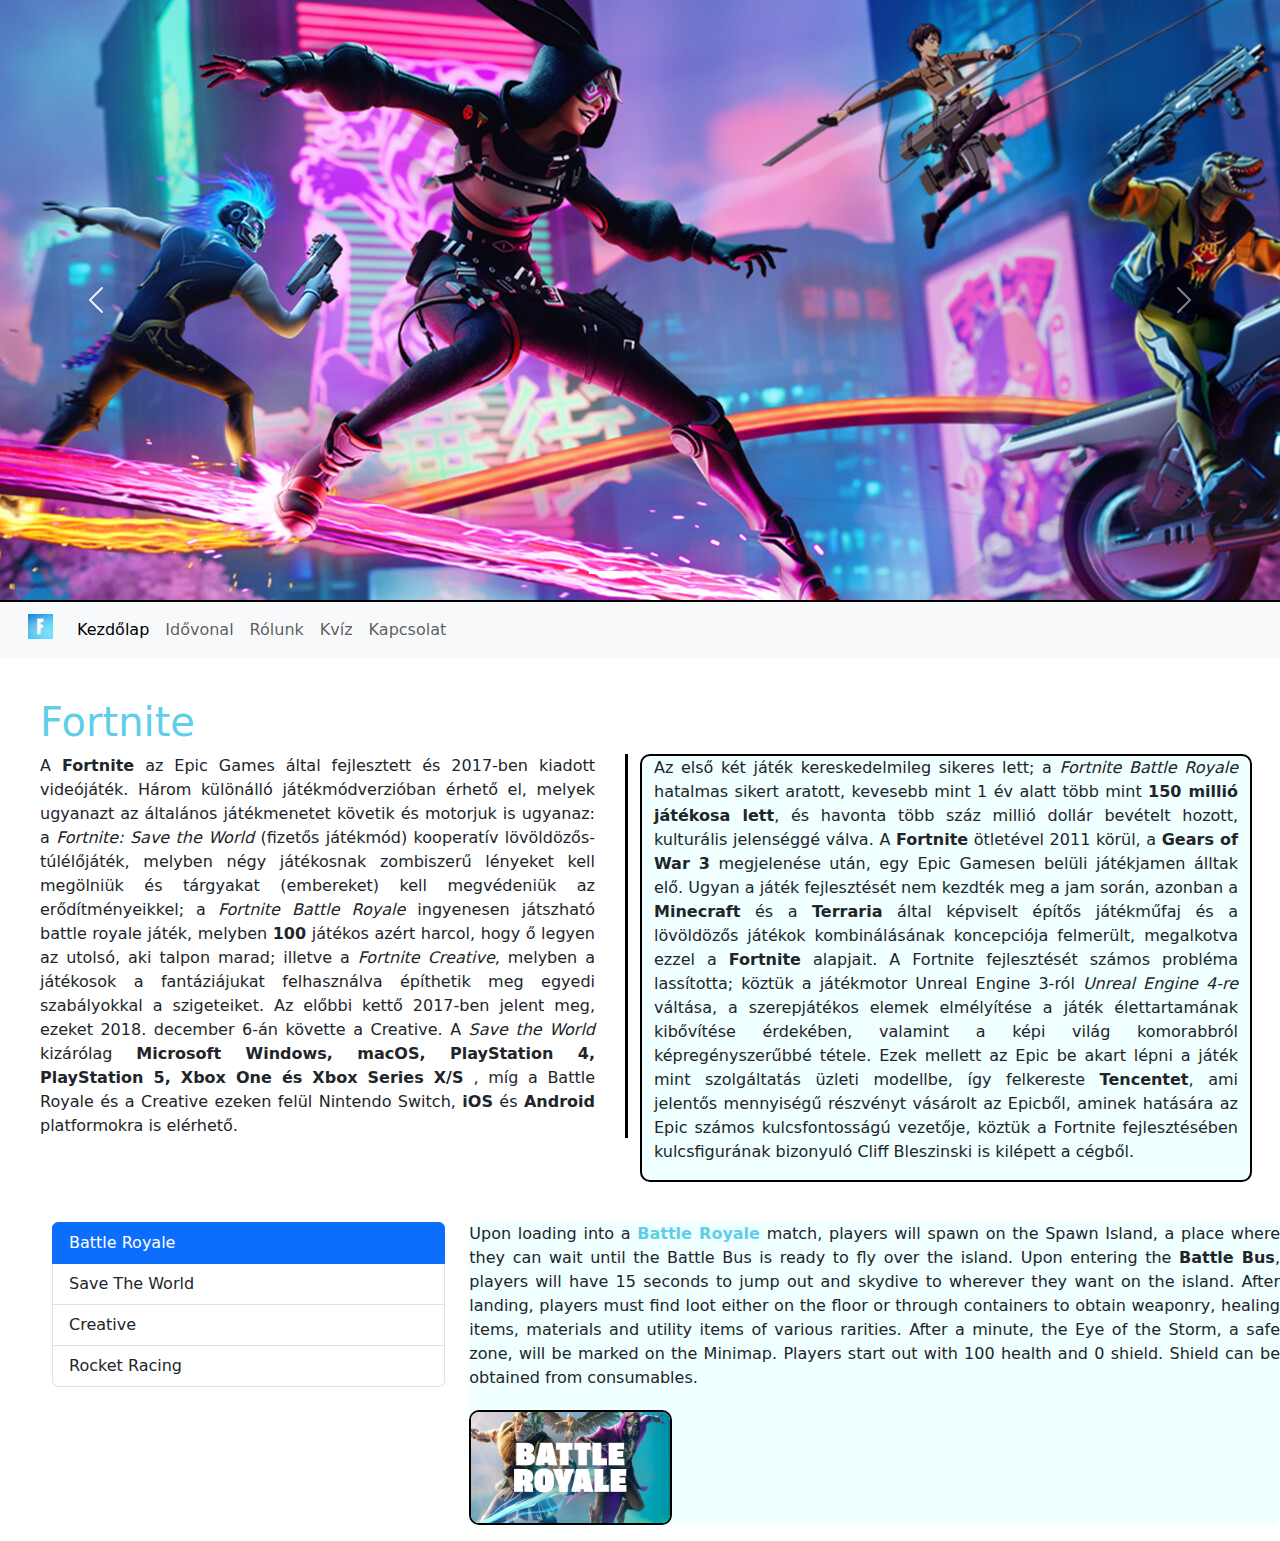
<file: index.html>
<!DOCTYPE html>
<html lang="hu">

<head>
  <meta charset="UTF-8">
  <meta name="viewport" content="width=device-width, initial-scale=1.0">
  <title>Fortnite - Kezdőlap</title>
  <link href="https://cdn.jsdelivr.net/npm/bootstrap@5.3.3/dist/css/bootstrap.min.css" rel="stylesheet"
    integrity="sha384-QWTKZyjpPEjISv5WaRU9OFeRpok6YctnYmDr5pNlyT2bRjXh0JMhjY6hW+ALEwIH" crossorigin="anonymous">
  <script src="https://cdn.jsdelivr.net/npm/bootstrap@5.3.3/dist/js/bootstrap.bundle.min.js"
    integrity="sha384-YvpcrYf0tY3lHB60NNkmXc5s9fDVZLESaAA55NDzOxhy9GkcIdslK1eN7N6jIeHz"
    crossorigin="anonymous"></script>
  <link rel="stylesheet" href="styles.css">
  <link rel="icon" type="image/x-icon" href="fortnitelogo.png">
</head>

<body>
  <div id="carouselExampleIndicators" class="carousel slide">
    <div class="carousel-indicators">
      <button type="button" data-bs-target="#carouselExampleIndicators" data-bs-slide-to="0" class="active"
        aria-current="true" aria-label="Slide 1"></button>
      <button type="button" data-bs-target="#carouselExampleIndicators" data-bs-slide-to="1"
        aria-label="Slide 2"></button>
      <button type="button" data-bs-target="#carouselExampleIndicators" data-bs-slide-to="2"
        aria-label="Slide 3"></button>
    </div>
    <div class="carousel-inner">
      <div class="carousel-item active">
        <img src="fortnite1.jpg" class="d-block mx-auto" alt="...">
      </div>
      <div class="carousel-item">
        <img src="fortnite2.jpg" class="d-block mx-auto" alt="...">
      </div>
      <div class="carousel-item">
        <img src="fortnite4.jpg" class="d-block mx-auto" alt="...">
      </div>
    </div>
    <button class="carousel-control-prev" type="button" data-bs-target="#carouselExampleIndicators"
      data-bs-slide="prev">
      <span class="carousel-control-prev-icon" aria-hidden="true"></span>
      <span class="visually-hidden">Előző</span>
    </button>
    <button class="carousel-control-next" type="button" data-bs-target="#carouselExampleIndicators"
      data-bs-slide="next">
      <span class="carousel-control-next-icon" aria-hidden="true"></span>
      <span class="visually-hidden">Következő</span>
    </button>
  </div>
  <nav class="navbar navbar-expand-lg bg-body-tertiary">
    <div class="container-fluid">
      <a class="navbar-brand" href="#"></a>
      <button class="navbar-toggler" type="button" data-bs-toggle="collapse" data-bs-target="#navbarSupportedContent"
        aria-controls="navbarSupportedContent" aria-expanded="false" aria-label="Toggle navigation">
        <span class="navbar-toggler-icon"></span>
      </button>
      <div class="collapse navbar-collapse" id="navbarSupportedContent">
        <ul class="navbar-nav me-auto mb-2 mb-lg-0">
          <li>
            <a class="navbar-brand my-auto" href="#">
              <img src="fortnitelogo.png" alt="Logo" width="25" height="25" class="d-inline-block my-auto">
            </a>
          </li>
          <li class="nav-item">
            <a class="nav-link active" aria-current="page" href="index.html">Kezdőlap</a>
          </li>
          <li class="nav-item">
            <a class="nav-link" href="timeline.html">Idővonal</a>
          </li>
          <li class="nav-item">
            <a class="nav-link" href="rolunk.html">Rólunk</a>
          </li>
          <li class="nav-item">
            <a class="nav-link" href="quiz.html">Kvíz</a>
          </li>
          <li class="nav-item">
            <a class="nav-link" href="kapcslat.html">Kapcsolat</a>
          </li>
        </ul>
      </div>
    </div>
  </nav>
  <div id="tartalom">
    <h1><a href="https://www.fortnite.com/download" target="_blank">Fortnite</a></h1>
    <div class="row">
      <div class="col-lg-6">
        <p id="oszlop">A <b>Fortnite</b> az Epic Games által fejlesztett és 2017-ben kiadott videójáték. Három különálló
          játékmódverzióban érhető
          el, melyek ugyanazt az általános játékmenetet követik és motorjuk is ugyanaz: a <i>Fortnite: Save the
            World</i>
          (fizetős
          játékmód) kooperatív lövöldözős-túlélőjáték, melyben négy játékosnak zombiszerű lényeket kell megölniük és
          tárgyakat
          (embereket) kell megvédeniük az erődítményeikkel; a <i>Fortnite Battle Royale</i> ingyenesen játszható battle
          royale játék,
          melyben <b>100</b> játékos azért harcol, hogy ő legyen az utolsó, aki talpon marad; illetve a <i>Fortnite
            Creative</i>, melyben a
          játékosok a fantáziájukat felhasználva építhetik meg egyedi szabályokkal a szigeteiket. Az előbbi kettő
          2017-ben
          jelent meg, ezeket 2018. december 6-án követte a Creative. A <i>Save the World</i> kizárólag <b>
            Microsoft Windows, macOS,
            PlayStation 4, PlayStation 5, Xbox One és Xbox Series X/S
          </b>, míg a Battle Royale és a Creative ezeken felül Nintendo
          Switch, <b>iOS</b> és <b>Android</b> platformokra is elérhető.</p>
      </div>
      <div class="col-lg-6" id="oszlop2">
        <p>Az első két játék kereskedelmileg sikeres lett; a <i>Fortnite Battle Royale</i> hatalmas sikert aratott,
          kevesebb mint 1
          év alatt több mint <b>150 millió játékosa lett</b>, és havonta több száz millió dollár bevételt hozott,
          kulturális
          jelenséggé válva. A <b>Fortnite</b> ötletével 2011 körül, a <b>Gears of War 3</b> megjelenése után, egy Epic
          Gamesen belüli
          játékjamen álltak elő. Ugyan a játék fejlesztését nem kezdték meg a jam során, azonban a<b> Minecraft</b> és a
          <b>Terraria</b>
          által képviselt építős játékműfaj és a lövöldözős játékok kombinálásának koncepciója felmerült, megalkotva
          ezzel a
          <b>Fortnite</b> alapjait. A Fortnite fejlesztését számos probléma lassította; köztük a játékmotor Unreal
          Engine
          3-ról <i>Unreal Engine 4-re</i> váltása, a szerepjátékos elemek elmélyítése a játék élettartamának kibővítése
          érdekében,
          valamint a képi világ komorabbról képregényszerűbbé tétele. Ezek mellett az Epic be akart lépni a játék mint
          szolgáltatás üzleti modellbe, így felkereste <b>Tencentet</b>, ami jelentős mennyiségű részvényt vásárolt az
          Epicből,
          aminek hatására az Epic számos kulcsfontosságú vezetője, köztük a Fortnite fejlesztésében kulcsfigurának
          bizonyuló
          Cliff Bleszinski is kilépett a cégből.
        </p>
      </div>
    </div>
  </div>
  <div class="row" style="margin-left: 40px;">
    <div class="col-4">
      <div class="list-group" id="list-tab" role="tablist">
        <a class="list-group-item list-group-item-action active" id="list-home-list" data-bs-toggle="list"
          href="#list-home" role="tab" aria-controls="list-home">Battle Royale</a>
        <a class="list-group-item list-group-item-action" id="list-profile-list" data-bs-toggle="list"
          href="#list-profile" role="tab" aria-controls="list-profile">Save The World</a>
        <a class="list-group-item list-group-item-action" id="list-messages-list" data-bs-toggle="list"
          href="#list-messages" role="tab" aria-controls="list-messages">Creative</a>
        <a class="list-group-item list-group-item-action" id="list-settings-list" data-bs-toggle="list"
          href="#list-settings" role="tab" aria-controls="list-settings">Rocket Racing</a>
      </div>
    </div>
    <div class="col-8">
      <div class="tab-content" id="nav-tabContent">
        <div class="tab-pane fade show active" id="list-home" role="tabpanel" aria-labelledby="list-home-list">
          <p id="doboz">Upon loading into a <a href="https://fortnite.fandom.com/wiki/Fortnite:_Battle_Royale"
              target="_blank"><b>Battle Royale</b></a> match, players will spawn on the Spawn Island, a place where
            they can wait until the Battle Bus is ready to fly over the island. Upon entering the <b>Battle Bus</b>,
            players
            will have 15 seconds to jump out and skydive to wherever they want on the island. After landing, players
            must find loot either on the floor or through containers to obtain weaponry, healing items, materials and
            utility items of various rarities. After a minute, the Eye of the Storm, a safe zone, will be marked on the
            Minimap. Players start out with 100 health and 0 shield. Shield can be obtained from consumables. <br><a
              href="fortnitea.png" target="_blank">
              <img id="kepek" src="fortnitea.png" alt="Battle Royale" title="Battle Royale">
            </a></p>
        </div>
        <div class="tab-pane fade" id="list-profile" role="tabpanel" aria-labelledby="list-profile-list">
          <p class="doboz"><a href="https://fortnite.fandom.com/wiki/Fortnite:_Save_the_World" target="_blank"><b>Save
                the World</b></a> is a PvE (Player versus Environment) mode in Fortnite that was released with
            the game on July 25, 2017. Players must complete missions, gather and upgrade weapons and heroes, and
            progress through 4 Zones in the campaign in a world infested by The Storm. <br><a href="fortnitee.png"
              target="_blank">
              <img src="fortnitee.png" id="kepek" alt="Save The World" title="Save The World">
            </a></p>
        </div>
        <div class="tab-pane fade" id="list-messages" role="tabpanel" aria-labelledby="list-messages-list">
          <p class="doboz"><a href="https://fortnite.fandom.com/wiki/Fortnite:_Creative"
              target="_blank"><b>Creative</b></a> is a creation tool in Fortnite that allows to create and publish their
            own game
            modes and creations <b>Creative</b> can be used to create an experience from scratch, or use the Battle
            Royale
            Island to effectively create custom LTMs, But this option has been disabled since update 28.00. <br> <a
              href="fortniteee.PNG" target="_blank">
              <img src="fortniteee.PNG" id="kepek" alt="Creative" title="Creative">
            </a></p>
        </div>
        <div class="tab-pane fade" id="list-settings" role="tabpanel" aria-labelledby="list-settings-list">
          <p class="doboz"><a href="https://fortnite.fandom.com/wiki/Rocket_Racing" target="_blank"><b>Rocket
                Racing</b></a> is an arcade racer in which up to 12 players race against each other in
            rocket-powered cars on a variety of tracks filled with various obstacles and shortcuts. Players have the
            option of racing in ranked or private (unranked) races, whether with friends or by themselves. <br> <a
              href="rocketracing.PNG" target="_blank">
              <img src="rocketracing.PNG" id="kepek" alt="Rocket Racing" title="Rocket Racing">
            </a></p>
        </div>
      </div>
    </div>
  </div>
</body>

</html>
</file>
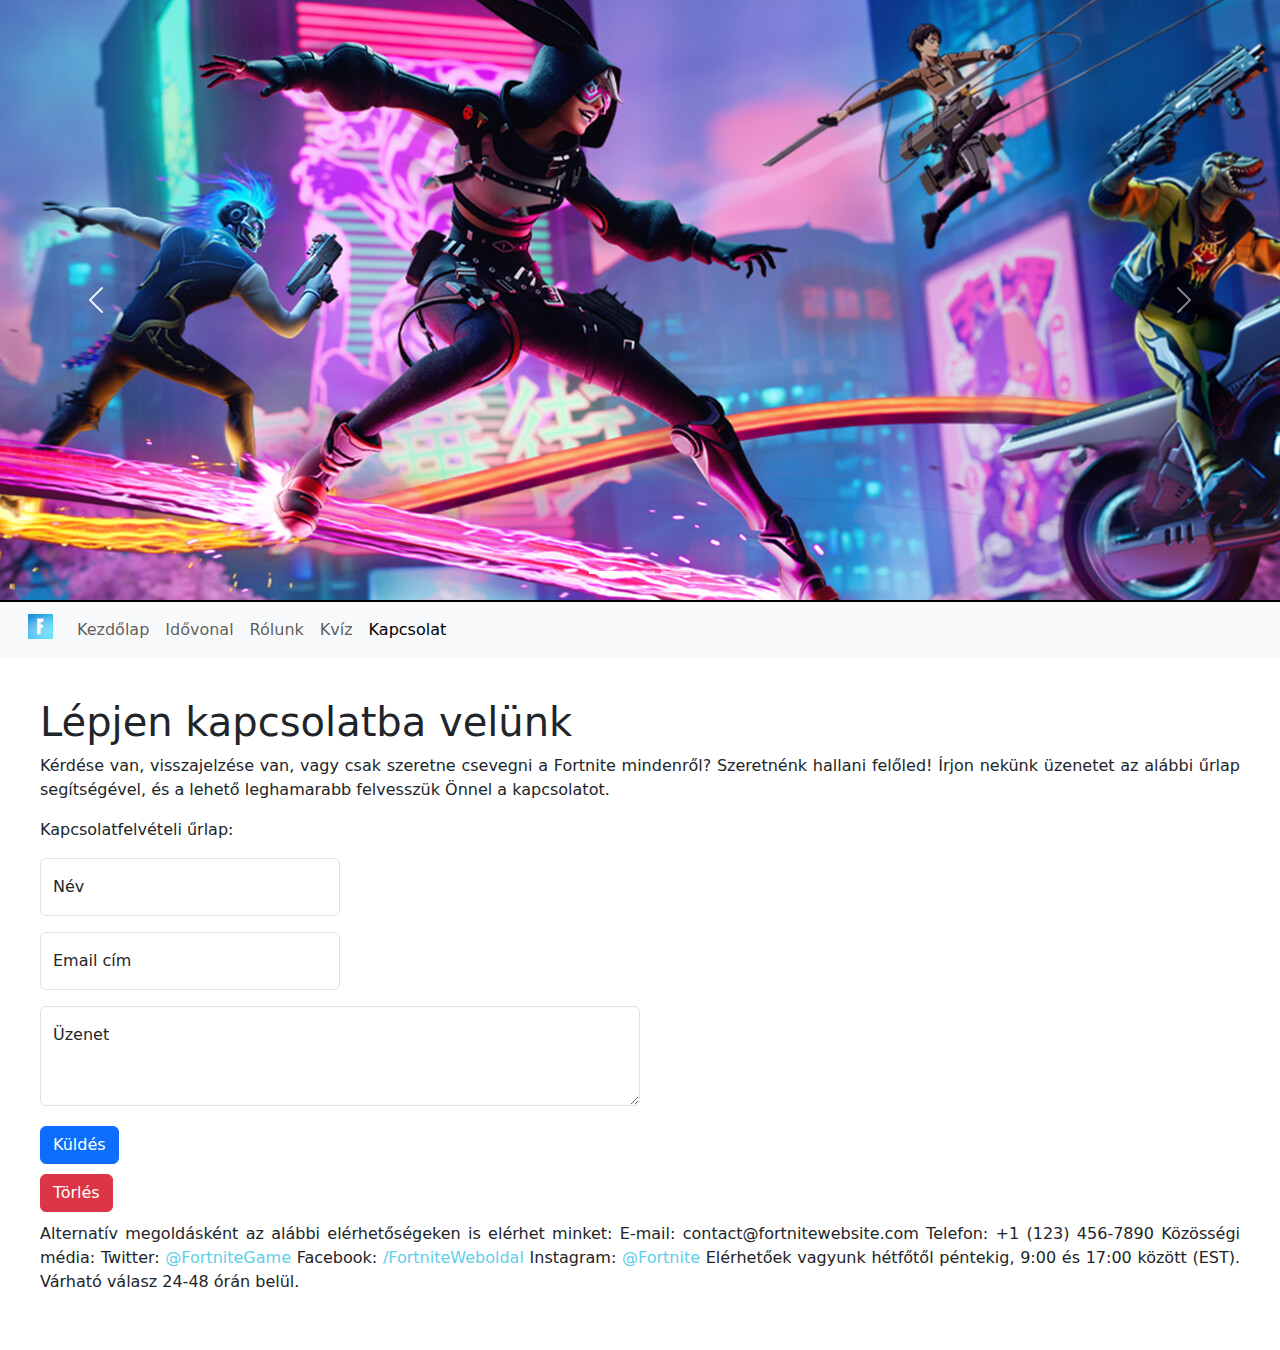
<file: kapcslat.html>
<!DOCTYPE html>
<html lang="hu">
<head>
  <meta charset="UTF-8">
  <meta name="viewport" content="width=device-width, initial-scale=1.0">
  <link href="https://cdn.jsdelivr.net/npm/bootstrap@5.3.3/dist/css/bootstrap.min.css" rel="stylesheet" integrity="sha384-QWTKZyjpPEjISv5WaRU9OFeRpok6YctnYmDr5pNlyT2bRjXh0JMhjY6hW+ALEwIH" crossorigin="anonymous">
  <script src="https://cdn.jsdelivr.net/npm/bootstrap@5.3.3/dist/js/bootstrap.bundle.min.js" integrity="sha384-YvpcrYf0tY3lHB60NNkmXc5s9fDVZLESaAA55NDzOxhy9GkcIdslK1eN7N6jIeHz" crossorigin="anonymous"></script>
  <link rel="stylesheet" href="styles.css">
  <title>Fortnite - Kapcsolat</title>
  <link rel="icon" type="image/x-icon" href="fortnitelogo.png">
</head>
<body>
  <div id="carouselExampleIndicators" class="carousel slide">
    <div class="carousel-indicators">
      <button type="button" data-bs-target="#carouselExampleIndicators" data-bs-slide-to="0" class="active" aria-current="true" aria-label="Slide 1"></button>
      <button type="button" data-bs-target="#carouselExampleIndicators" data-bs-slide-to="1" aria-label="Slide 2"></button>
      <button type="button" data-bs-target="#carouselExampleIndicators" data-bs-slide-to="2" aria-label="Slide 3"></button>
    </div>
    <div class="carousel-inner">
      <div class="carousel-item active">
        <img src="fortnite1.jpg" class="d-block mx-auto" alt="...">
      </div>
      <div class="carousel-item">
        <img src="fortnite2.jpg" class="d-block mx-auto" alt="...">
      </div>
      <div class="carousel-item">
        <img src="fortnite4.jpg" class="d-block mx-auto" alt="...">
      </div>
    </div>
    <button class="carousel-control-prev" type="button" data-bs-target="#carouselExampleIndicators" data-bs-slide="prev">
      <span class="carousel-control-prev-icon" aria-hidden="true"></span>
      <span class="visually-hidden">Előző</span>
    </button>
    <button class="carousel-control-next" type="button" data-bs-target="#carouselExampleIndicators" data-bs-slide="next">
      <span class="carousel-control-next-icon" aria-hidden="true"></span>
      <span class="visually-hidden">Következő</span>
    </button>
  </div>
  <nav class="navbar navbar-expand-lg bg-body-tertiary">
    <div class="container-fluid">
      <a class="navbar-brand" href="#"></a>
      <button class="navbar-toggler" type="button" data-bs-toggle="collapse" data-bs-target="#navbarSupportedContent" aria-controls="navbarSupportedContent" aria-expanded="false" aria-label="Toggle navigation">
        <span class="navbar-toggler-icon"></span>
      </button>
      <div class="collapse navbar-collapse" id="navbarSupportedContent">
        <ul class="navbar-nav me-auto mb-2 mb-lg-0">
          <li>
            <a class="navbar-brand my-auto" href="#">
                <img src="fortnitelogo.png" alt="Logo" width="25" height="25" class="d-inline-block my-auto">
            </a>
          </li>          
          <li class="nav-item">
            <a class="nav-link" aria-current="page" href="index.html">Kezdőlap</a>
          </li>
          <li class="nav-item">
            <a class="nav-link" href="timeline.html">Idővonal</a>
          </li>
          <li class="nav-item">
            <a class="nav-link" href="rolunk.html">Rólunk</a>
              </li>
          <li class="nav-item">
            <a class="nav-link" href="quiz.html">Kvíz</a>
          </li>
          <li class="nav-item">
            <a class="nav-link active" href="#">Kapcsolat</a>
          </li>
        </ul>
      </div>
    </div>
  </nav>
  <div id="tartalom">
    <form>
      <fieldset>
        <h1>Lépjen kapcsolatba velünk</h1>
        <p>Kérdése van, visszajelzése van, vagy csak szeretne csevegni a Fortnite mindenről? Szeretnénk hallani felőled! Írjon nekünk üzenetet az alábbi űrlap segítségével, és a lehető leghamarabb felvesszük Önnel a kapcsolatot.</p>
        <p>Kapcsolatfelvételi űrlap:</p>
        <div class="form-floating mb-3">
          <input type="text" class="form-control" maxlength="30" id="floatingInput" placeholder="név">
          <label for="floatingInput">Név</label>
        </div>
        <div class="form-floating mb-3">
          <input type="email" class="form-control" id="floatingInput" placeholder="name@example.com">
          <label for="floatingInput">Email cím</label>
        </div>
        <div class="form-floating" id="commentt">
          <textarea class="form-control" placeholder="Leave a comment here" id="floatingTextarea2" style="height: 100px"></textarea>
          <label for="floatingTextarea2">Üzenet</label>
        </div>
        <div class="gomb">
          <button class="btn btn-primary" type="submit">Küldés</button>
        </div>
        <div class="gomb">
          <button class="btn btn-danger" type="reset">Törlés</button>
        </div>
        <p>Alternatív megoldásként az alábbi elérhetőségeken is elérhet minket:
        E-mail: contact@fortnitewebsite.com
        Telefon: +1 (123) 456-7890
        Közösségi média:
        Twitter: <a href="https://twitter.com/FortniteGame">@FortniteGame</a>
        Facebook: <a href="https://www.facebook.com/FortniteGame/?locale=hu_HU">/FortniteWeboldal</a>
        Instagram: <a href="https://www.instagram.com/fortnite/">@Fortnite</a>
        Elérhetőek vagyunk hétfőtől péntekig, 9:00 és 17:00 között (EST). Várható válasz 24-48 órán belül.</p>
      </fieldset>
    </form>
  </div>

</body>
</html>
</file>
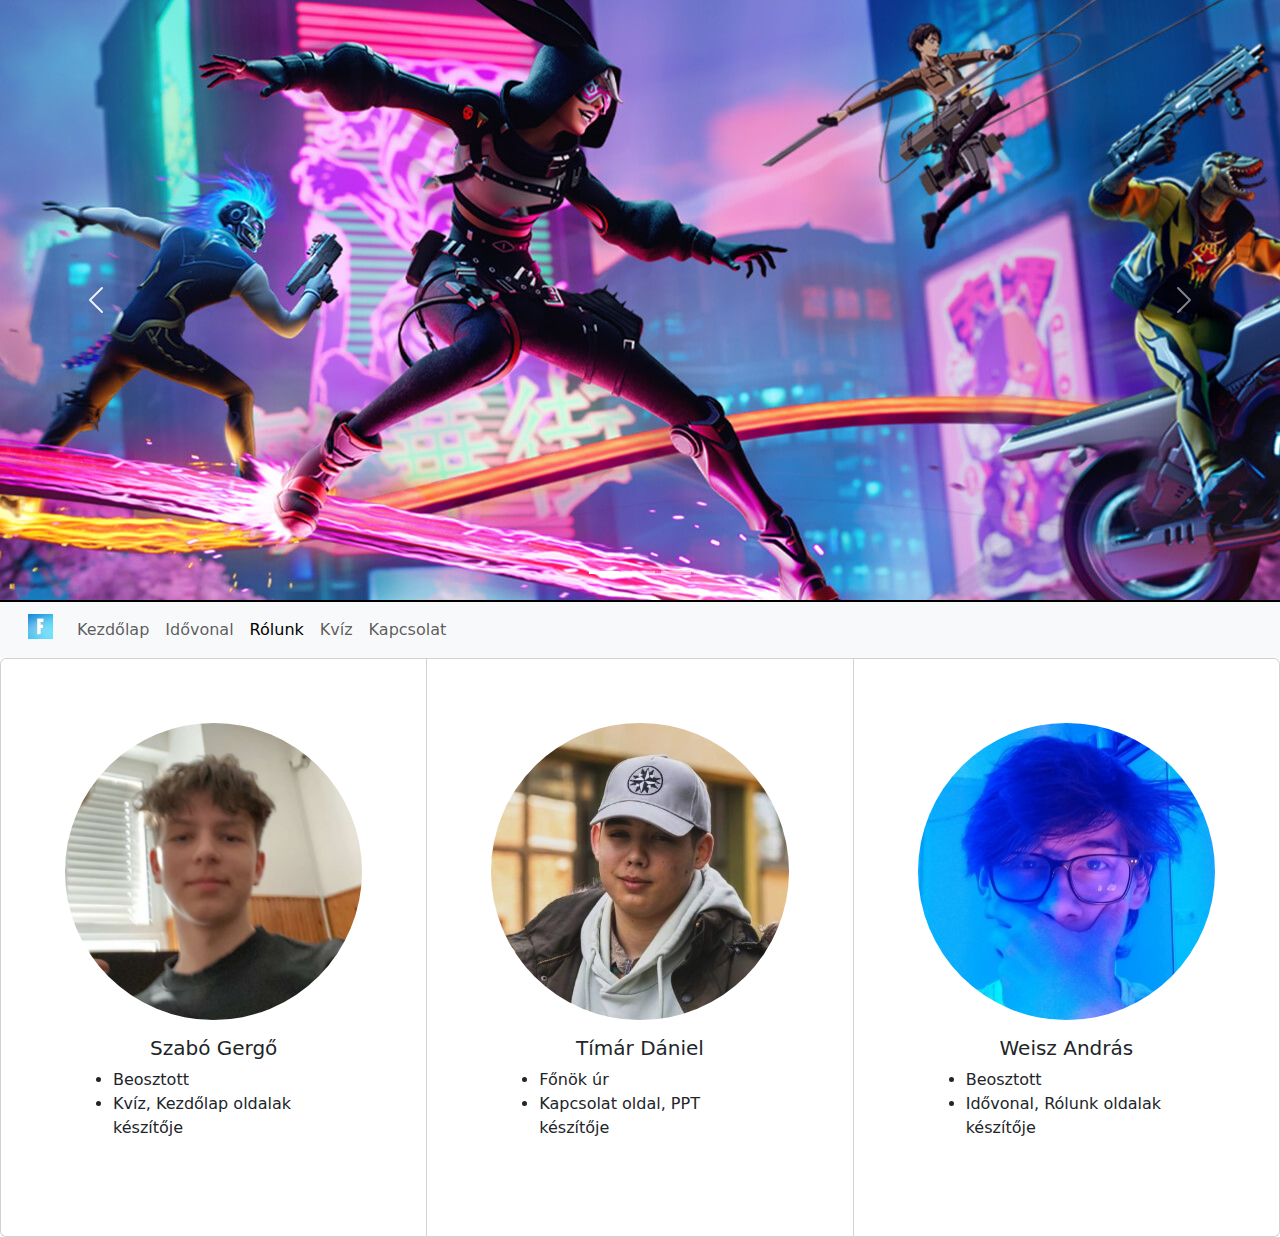
<file: rolunk.html>
<!DOCTYPE html>
<html lang="hu">

<head>
  <meta charset="UTF-8">
  <meta name="viewport" content="width=device-width, initial-scale=1.0">
  <title>Fortnite - Kezdőlap</title>
  <link href="https://cdn.jsdelivr.net/npm/bootstrap@5.3.3/dist/css/bootstrap.min.css" rel="stylesheet"
    integrity="sha384-QWTKZyjpPEjISv5WaRU9OFeRpok6YctnYmDr5pNlyT2bRjXh0JMhjY6hW+ALEwIH" crossorigin="anonymous">
  <script src="https://cdn.jsdelivr.net/npm/bootstrap@5.3.3/dist/js/bootstrap.bundle.min.js"
    integrity="sha384-YvpcrYf0tY3lHB60NNkmXc5s9fDVZLESaAA55NDzOxhy9GkcIdslK1eN7N6jIeHz"
    crossorigin="anonymous"></script>
  <link rel="stylesheet" href="styles.css">
  <link rel="icon" type="image/x-icon" href="fortnitelogo.png">
</head>

<body>
  <div id="carouselExampleIndicators" class="carousel slide">
    <div class="carousel-indicators">
      <button type="button" data-bs-target="#carouselExampleIndicators" data-bs-slide-to="0" class="active"
        aria-current="true" aria-label="Slide 1"></button>
      <button type="button" data-bs-target="#carouselExampleIndicators" data-bs-slide-to="1"
        aria-label="Slide 2"></button>
      <button type="button" data-bs-target="#carouselExampleIndicators" data-bs-slide-to="2"
        aria-label="Slide 3"></button>
    </div>
    <div class="carousel-inner">
      <div class="carousel-item active">
        <img src="fortnite1.jpg" class="d-block mx-auto" alt="...">
      </div>
      <div class="carousel-item">
        <img src="fortnite2.jpg" class="d-block mx-auto" alt="...">
      </div>
      <div class="carousel-item">
        <img src="fortnite4.jpg" class="d-block mx-auto" alt="...">
      </div>
    </div>
    <button class="carousel-control-prev" type="button" data-bs-target="#carouselExampleIndicators"
      data-bs-slide="prev">
      <span class="carousel-control-prev-icon" aria-hidden="true"></span>
      <span class="visually-hidden">Előző</span>
    </button>
    <button class="carousel-control-next" type="button" data-bs-target="#carouselExampleIndicators"
      data-bs-slide="next">
      <span class="carousel-control-next-icon" aria-hidden="true"></span>
      <span class="visually-hidden">Következő</span>
    </button>
  </div>

  <nav class="navbar navbar-expand-lg bg-body-tertiary">
    <div class="container-fluid">
      <a class="navbar-brand" href="#"></a>
      <button class="navbar-toggler" type="button" data-bs-toggle="collapse" data-bs-target="#navbarSupportedContent"
        aria-controls="navbarSupportedContent" aria-expanded="false" aria-label="Toggle navigation">
        <span class="navbar-toggler-icon"></span>
      </button>
      <div class="collapse navbar-collapse" id="navbarSupportedContent">
        <ul class="navbar-nav me-auto mb-2 mb-lg-0">
          <li>
            <a class="navbar-brand my-auto" href="index.html">
              <img src="fortnitelogo.png" alt="Logo" width="25" height="25" class="d-inline-block my-auto">
            </a>
          </li>
          <li class="nav-item">
            <a class="nav-link" aria-current="page" href="index.html">Kezdőlap</a>
          </li>
          <li class="nav-item">
            <a class="nav-link" href="timeline.html">Idővonal</a>
          </li>
          <li class="nav-item">
            <a class="nav-link active" href="rolunk.html">Rólunk</a>
          </li>
          <li class="nav-item">
            <a class="nav-link" href="quiz.html">Kvíz</a>
          </li>
          <li class="nav-item">
            <a class="nav-link" href="kapcslat.html">Kapcsolat</a>
          </li>
        </ul>
      </div>
    </div>
  </nav>
  <div class="card-group">
    <div class="card">
      <img src="gergő.jpg" class="card-img-top" alt="Gergő." id="pfp">
      <div class="card-body">
        <h5 class="card-title" id="nevek">Szabó Gergő</h5> 
        <ul>
          <li>Beosztott</li>
          <li>Kvíz, Kezdőlap oldalak készítője</li>
        </ul>
      </div>
    </div>
    <div class="card">
      <img src="dani.jpg" class="card-img-top" alt="Dani." id="pfp">
      <div class="card-body">
        <h5 class="card-title" id="nevek">Tímár Dániel</h5>
        <ul>
          <li>Főnök úr</li>
          <li>Kapcsolat oldal, PPT készítője</li>
        </ul>
      </div>
    </div>
    <div class="card">
      <img src="andris.jpg" class="card-img-top" alt="Andris." id="pfp">
      <div class="card-body">
        <h5 class="card-title" id="nevek">Weisz András</h5>
        <ul>
          <li>Beosztott</li>
          <li>Idővonal, Rólunk oldalak készítője</li>
        </ul>
      </div>
    </div>
  </div>
</body>

</html>
</file>
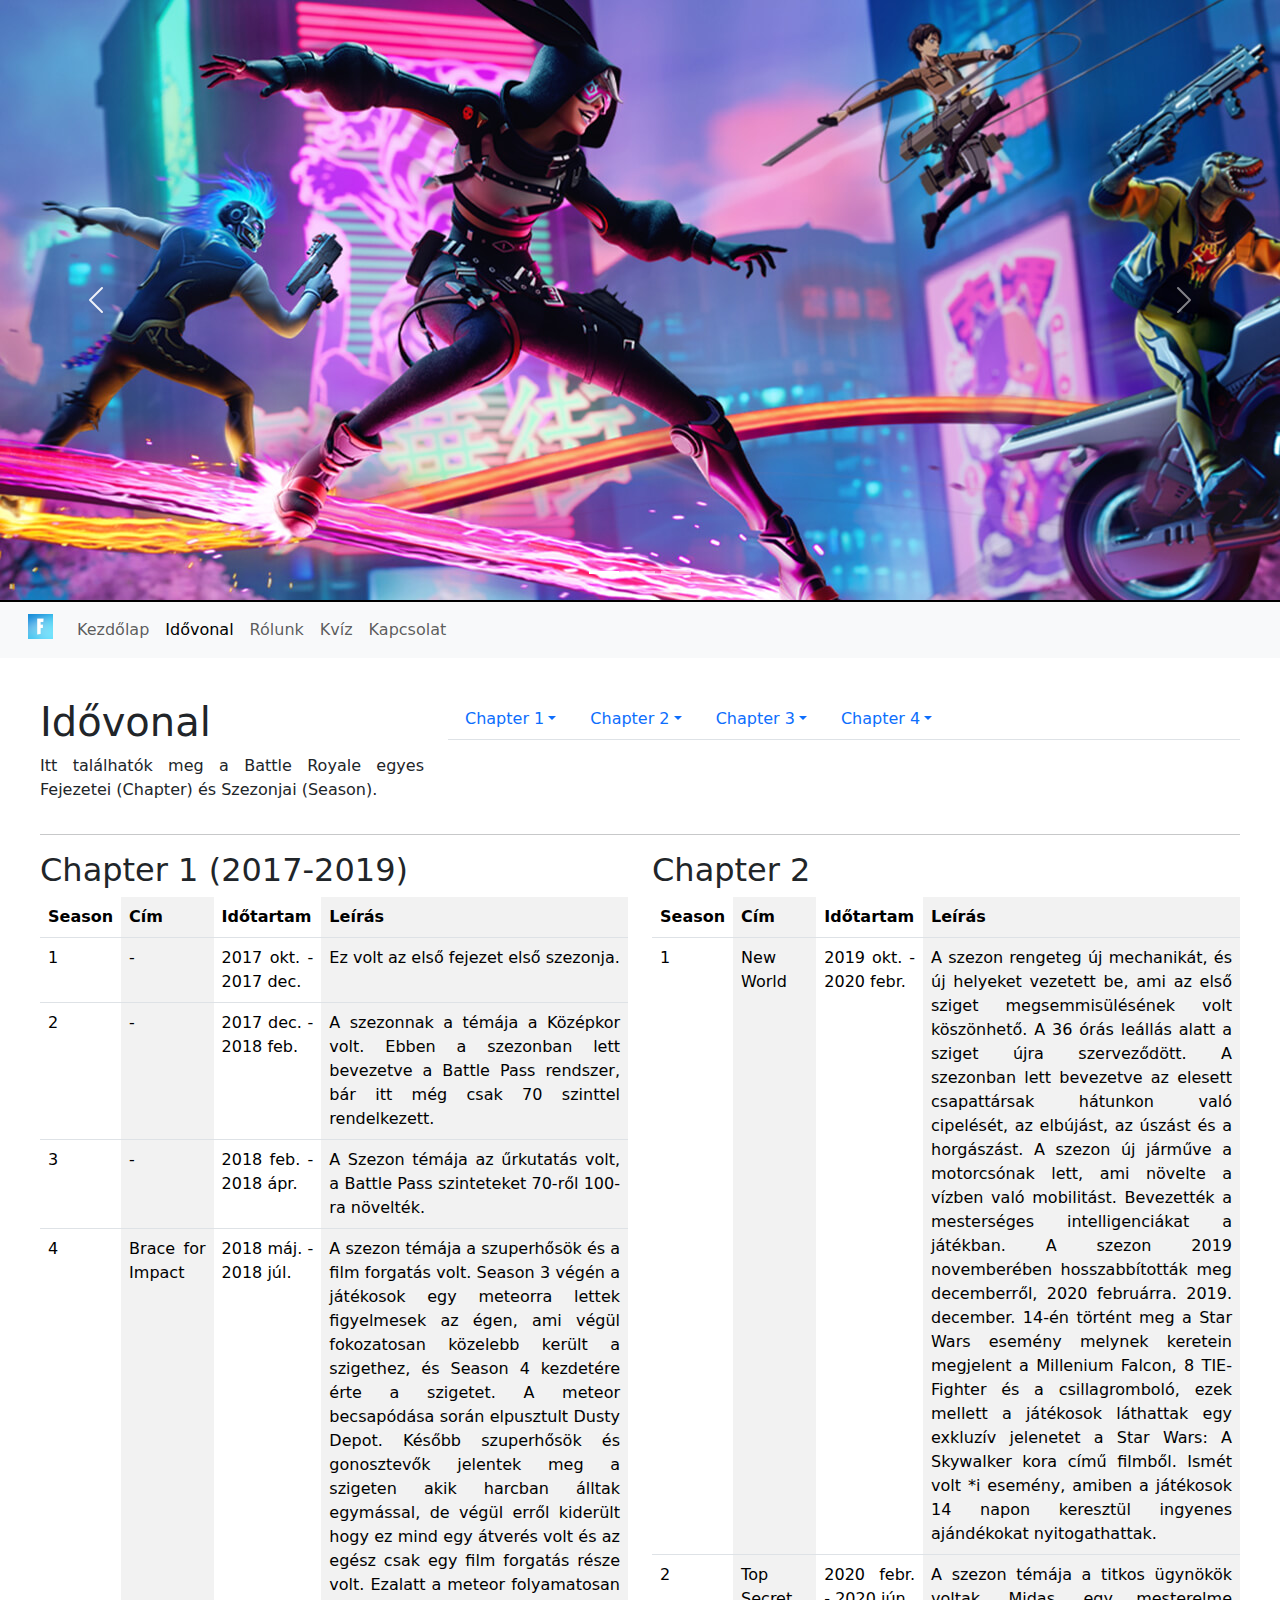
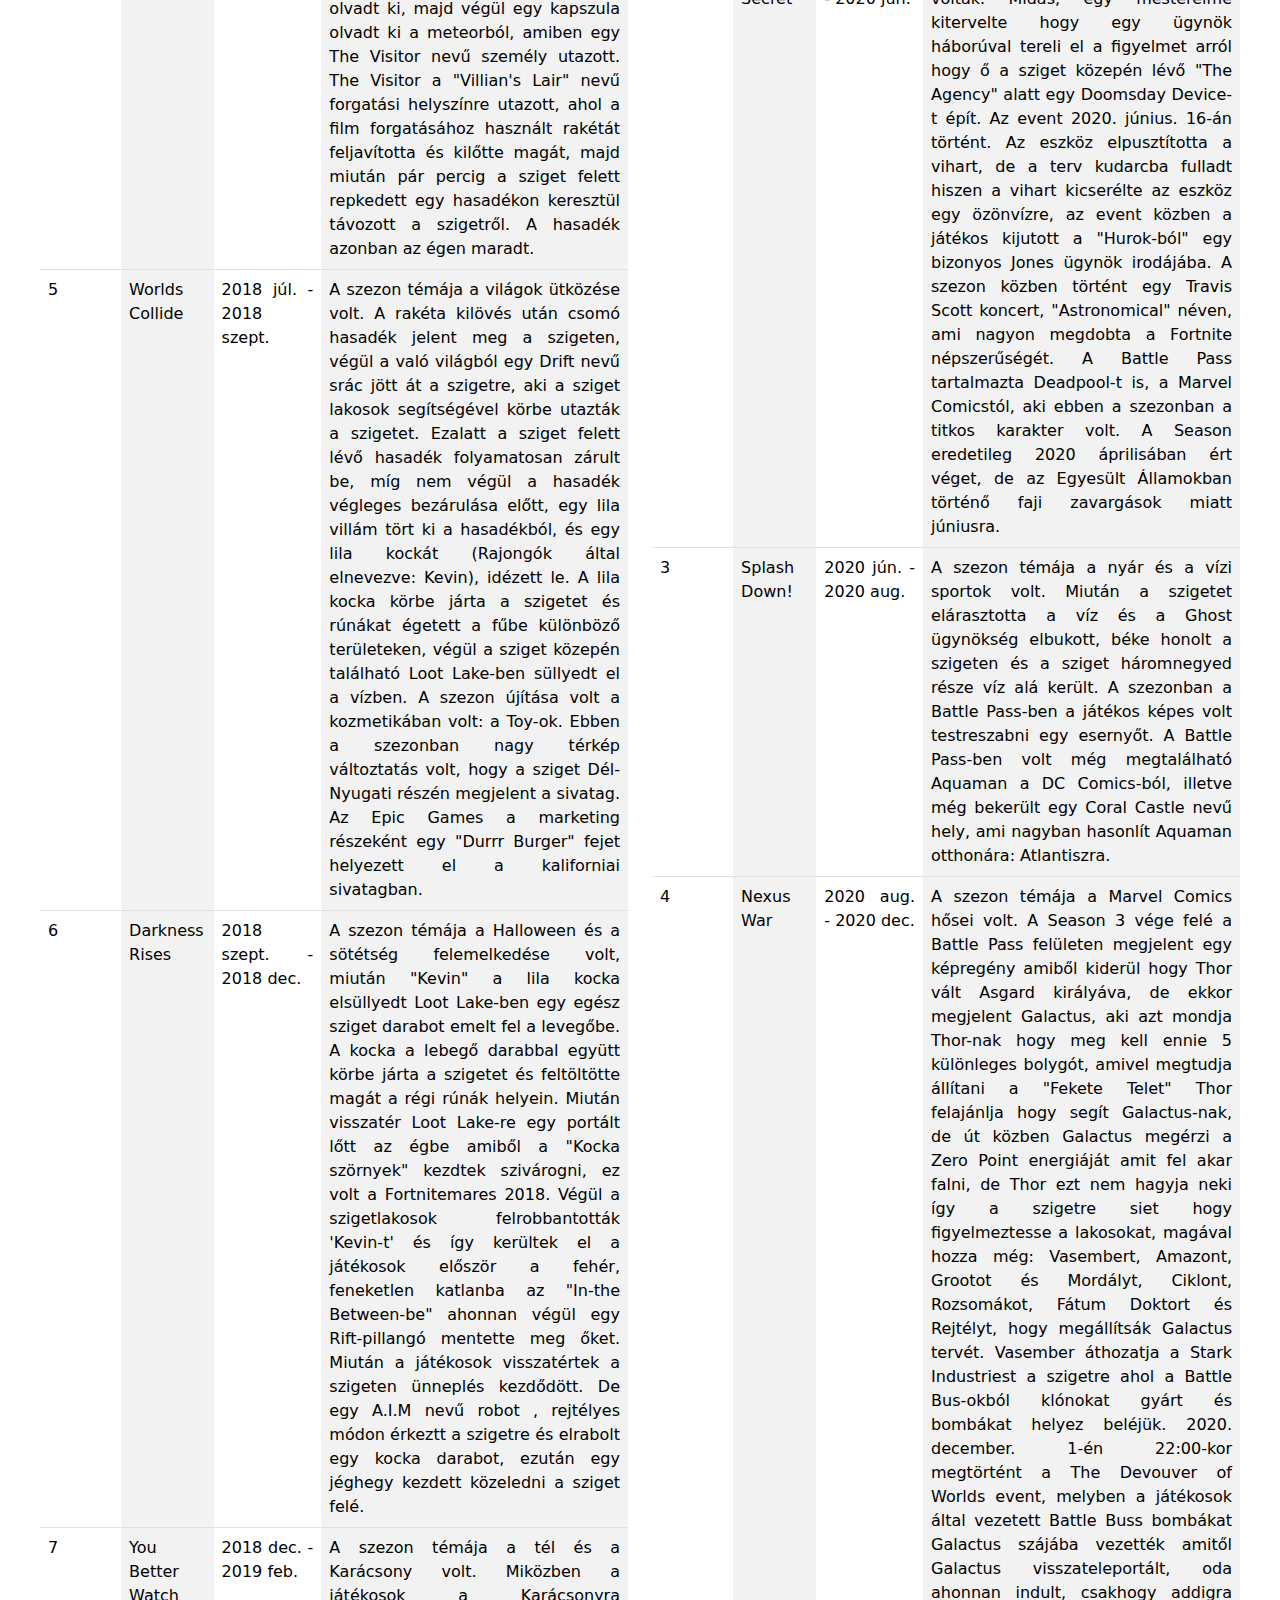
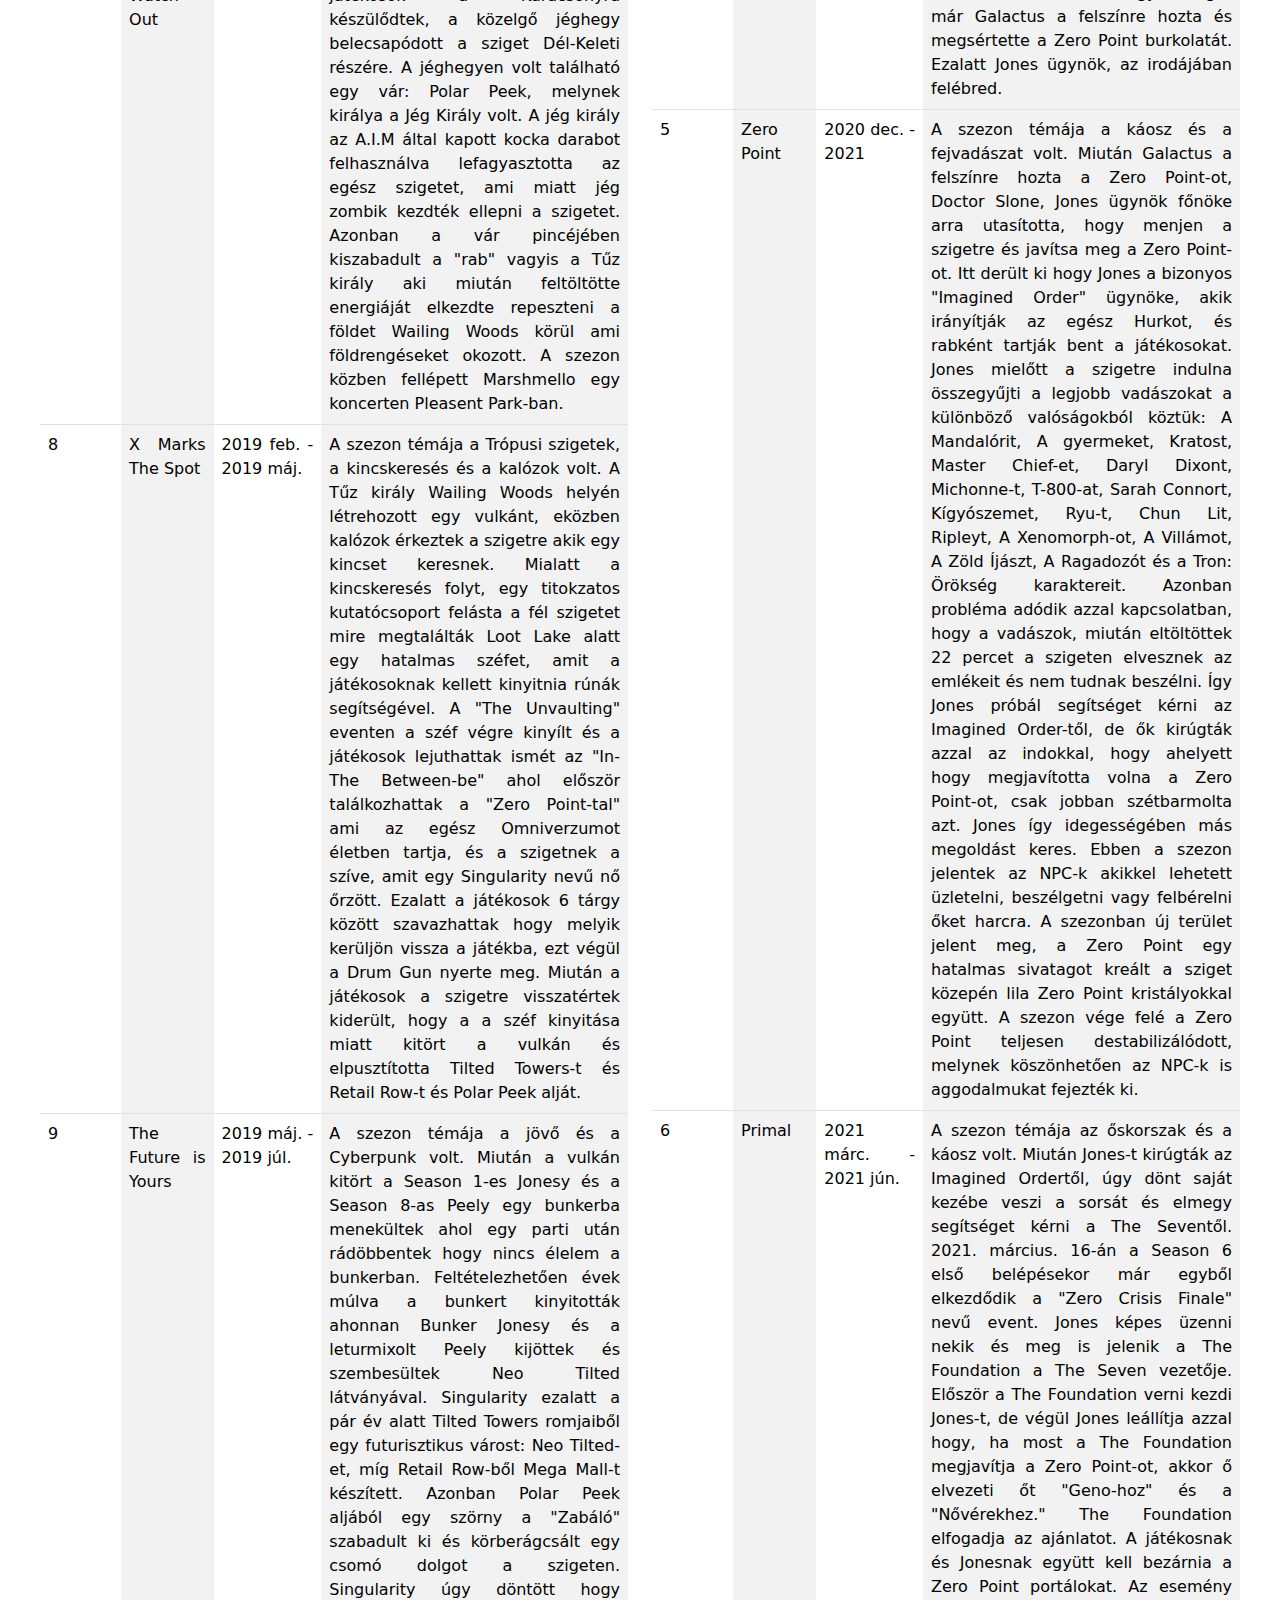
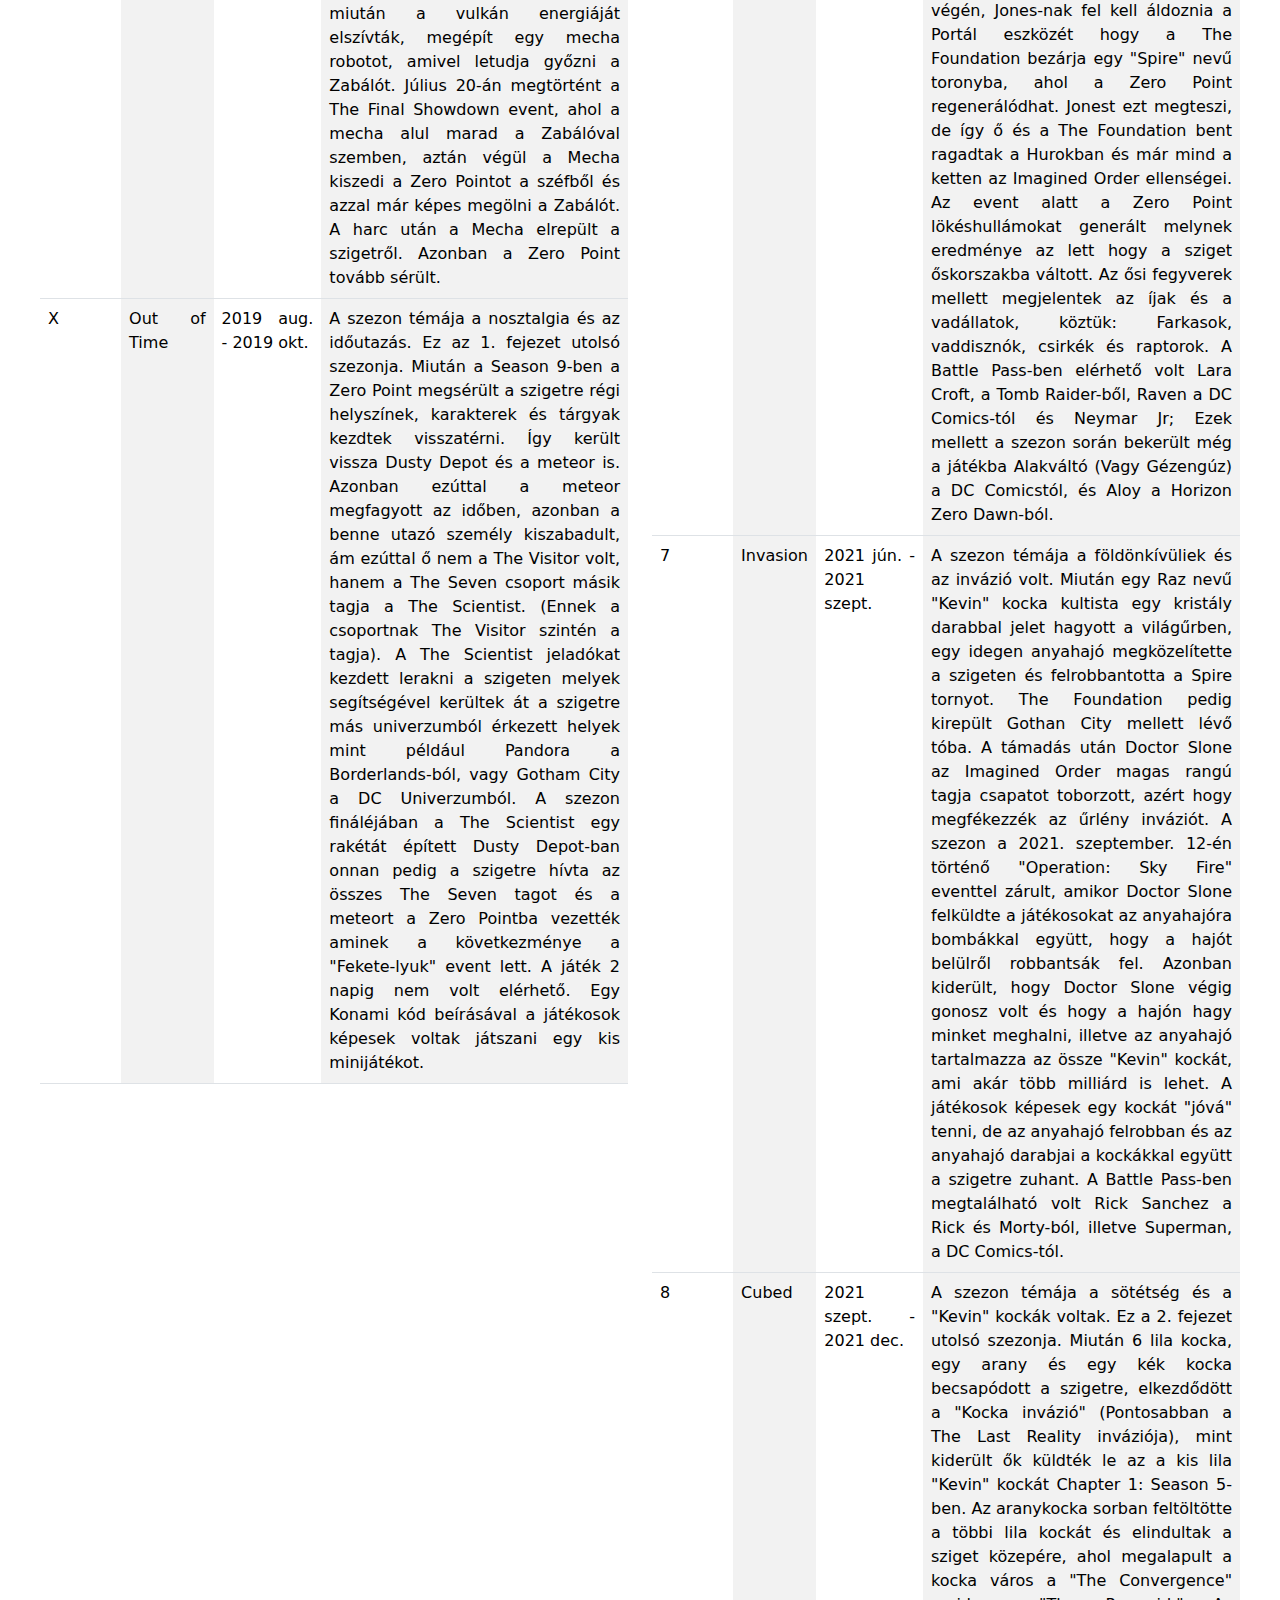
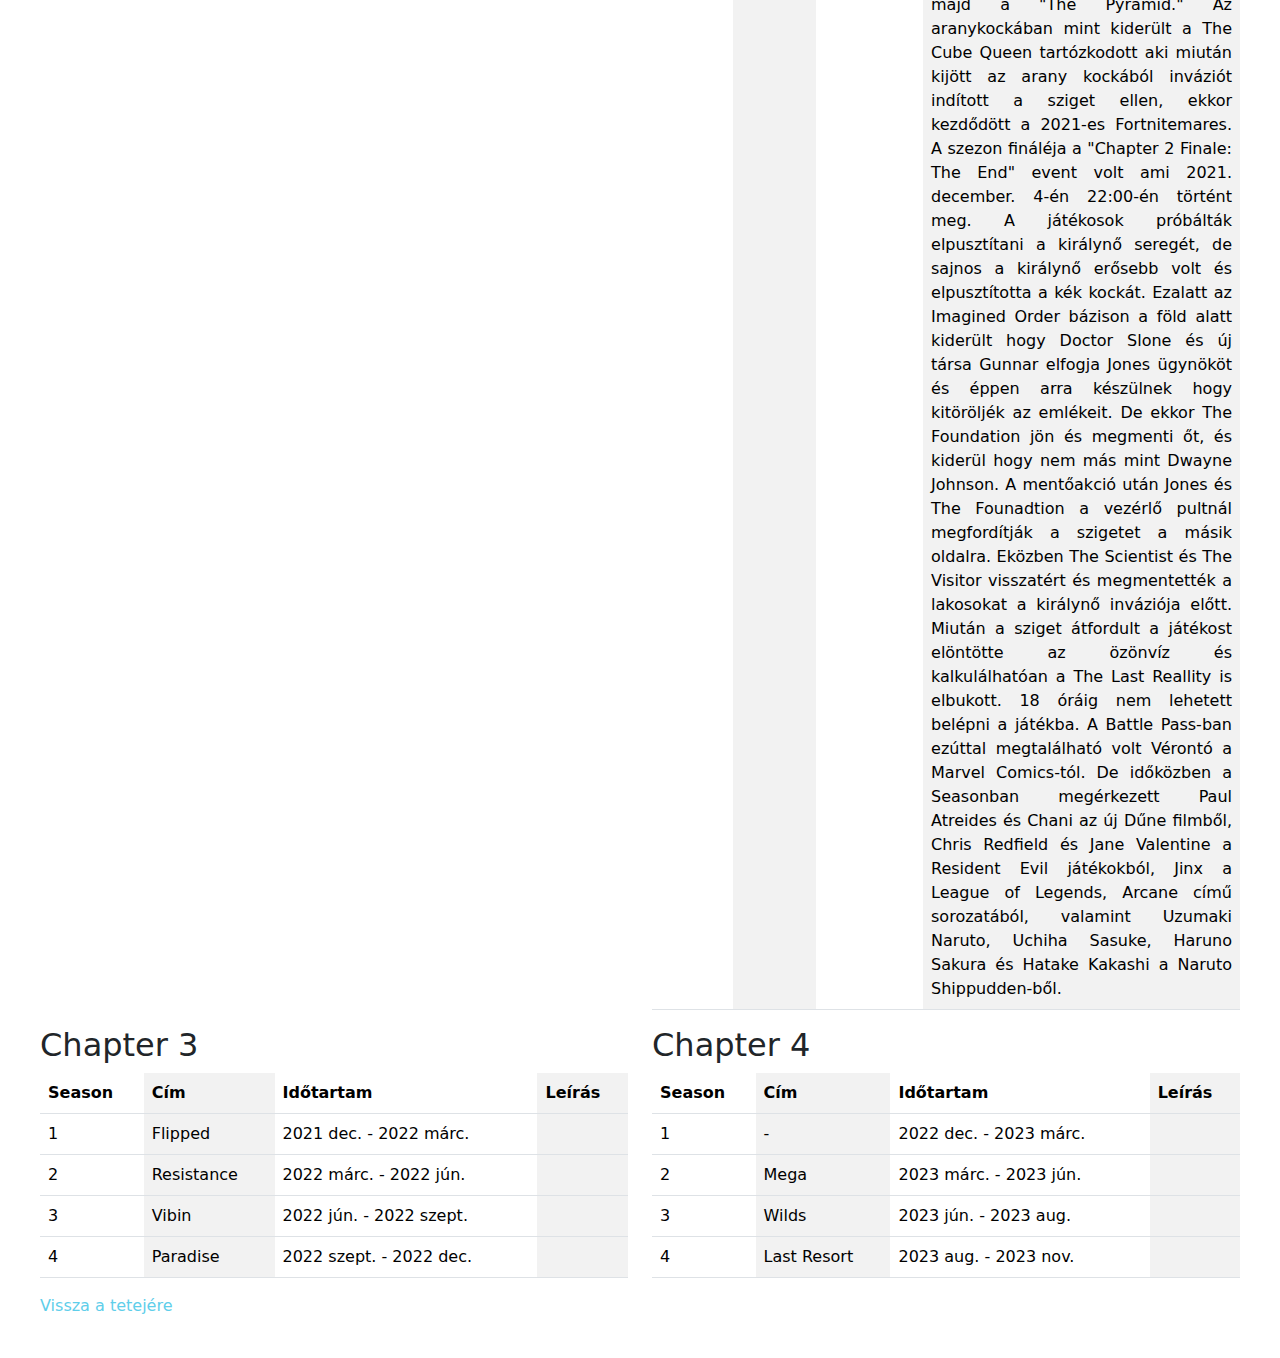
<file: timeline.html>
<!DOCTYPE html>
<html lang="hu">

<head>
    <meta charset="UTF-8">
    <meta name="viewport" content="width=device-width, initial-scale=1.0">
    <title>Fortnite - Idővonal</title>
    <link href="https://cdn.jsdelivr.net/npm/bootstrap@5.3.3/dist/css/bootstrap.min.css" rel="stylesheet"
        integrity="sha384-QWTKZyjpPEjISv5WaRU9OFeRpok6YctnYmDr5pNlyT2bRjXh0JMhjY6hW+ALEwIH" crossorigin="anonymous">
    <script src="https://cdn.jsdelivr.net/npm/bootstrap@5.3.3/dist/js/bootstrap.bundle.min.js"
        integrity="sha384-YvpcrYf0tY3lHB60NNkmXc5s9fDVZLESaAA55NDzOxhy9GkcIdslK1eN7N6jIeHz"
        crossorigin="anonymous"></script>
    <link rel="stylesheet" href="styles.css">
    <link rel="icon" type="image/x-icon" href="fortnitelogo.png">
</head>

<body>
    <div id="carouselExampleIndicators" class="carousel slide">
        <div class="carousel-indicators">
            <button type="button" data-bs-target="#carouselExampleIndicators" data-bs-slide-to="0" class="active"
                aria-current="true" aria-label="Slide 1"></button>
            <button type="button" data-bs-target="#carouselExampleIndicators" data-bs-slide-to="1"
                aria-label="Slide 2"></button>
            <button type="button" data-bs-target="#carouselExampleIndicators" data-bs-slide-to="2"
                aria-label="Slide 3"></button>
        </div>
        <div class="carousel-inner">
            <div class="carousel-item active">
                <img src="fortnite1.jpg" class="d-block mx-auto" alt="...">
            </div>
            <div class="carousel-item">
                <img src="fortnite2.jpg" class="d-block mx-auto" alt="...">
            </div>
            <div class="carousel-item">
                <img src="fortnite4.jpg" class="d-block mx-auto" alt="...">
            </div>
        </div>
        <button class="carousel-control-prev" type="button" data-bs-target="#carouselExampleIndicators"
            data-bs-slide="prev">
            <span class="carousel-control-prev-icon" aria-hidden="true"></span>
            <span class="visually-hidden">Előző</span>
        </button>
        <button class="carousel-control-next" type="button" data-bs-target="#carouselExampleIndicators"
            data-bs-slide="next">
            <span class="carousel-control-next-icon" aria-hidden="true"></span>
            <span class="visually-hidden">Következő</span>
        </button>
    </div>
    <nav class="navbar navbar-expand-lg bg-body-tertiary">
        <div class="container-fluid">
            <a class="navbar-brand" href="#"></a>
            <button class="navbar-toggler" type="button" data-bs-toggle="collapse"
                data-bs-target="#navbarSupportedContent" aria-controls="navbarSupportedContent" aria-expanded="false"
                aria-label="Toggle navigation">
                <span class="navbar-toggler-icon"></span>
            </button>
            <div class="collapse navbar-collapse" id="navbarSupportedContent">
                <ul class="navbar-nav me-auto mb-2 mb-lg-0">
                    <li>
                        <a class="navbar-brand my-auto" href="#">
                            <img src="fortnitelogo.png" alt="Logo" width="25" height="25"
                                class="d-inline-block my-auto">
                        </a>
                    </li>
                    <li class="nav-item">
                        <a class="nav-link" href="index.html">Kezdőlap</a>
                    </li>
                    <li class="nav-item">
                        <a class="nav-link active" aria-current="page" href="#">Idővonal</a>
                    </li>
                    <li class="nav-item">
                        <a class="nav-link" href="rolunk.html">Rólunk</a>
                    </li>
                    <li class="nav-item">
                        <a class="nav-link" href="quiz.html">Kvíz</a>
                    </li>
                    <li class="nav-item">
                        <a class="nav-link" href="kapcslat.html">Kapcsolat</a>
                    </li>
                </ul>
            </div>
        </div>
    </nav>
    <div id="tartalom">
        <div class="row">
            <div class="container-fluid col-lg-4">
                <h1>Idővonal</h1>
                <p>Itt találhatók meg a Battle Royale egyes Fejezetei (Chapter) és Szezonjai (Season).</p>
            </div>
            <div class="container-fluid col-lg-8">
                <ul class="nav nav-tabs">
                    <li class="nav-item dropdown">
                        <a class="nav-link dropdown-toggle" data-bs-toggle="dropdown" href="#" role="button"
                            aria-expanded="false">Chapter 1</a>
                        <ul class="dropdown-menu">
                            <li><a class="dropdown-item" href="#ch1s1">Season 1</a></li>
                            <li><a class="dropdown-item" href="#ch1s2">Season 2</a></li>
                            <li><a class="dropdown-item" href="#ch1s3">Season 3</a></li>
                            <li><a class="dropdown-item" href="#ch1s4">Season 4</a></li>
                            <li><a class="dropdown-item" href="#ch1s5">Season 5</a></li>
                            <li><a class="dropdown-item" href="#ch1s6">Season 6</a></li>
                            <li><a class="dropdown-item" href="#ch1s7">Season 7</a></li>
                            <li><a class="dropdown-item" href="#ch1s8">Season 8</a></li>
                            <li><a class="dropdown-item" href="#ch1s9">Season 9</a></li>
                            <li><a class="dropdown-item" href="#ch1s10">Season X</a></li>
                        </ul>
                    </li>
                    <li class="nav-item dropdown">
                        <a class="nav-link dropdown-toggle" data-bs-toggle="dropdown" href="#" role="button"
                            aria-expanded="false">Chapter 2</a>
                        <ul class="dropdown-menu">
                            <li><a class="dropdown-item" href="#ch2s1">Season 1</a></li>
                            <li><a class="dropdown-item" href="#ch2s2">Season 2</a></li>
                            <li><a class="dropdown-item" href="#ch2s3">Season 3</a></li>
                            <li><a class="dropdown-item" href="#ch2s4">Season 4</a></li>
                            <li><a class="dropdown-item" href="#ch2s5">Season 5</a></li>
                            <li><a class="dropdown-item" href="#ch2s6">Season 6</a></li>
                            <li><a class="dropdown-item" href="#ch2s7">Season 7</a></li>
                            <li><a class="dropdown-item" href="#ch2s8">Season 8</a></li>
                        </ul>
                    </li>
                    <li class="nav-item dropdown">
                        <a class="nav-link dropdown-toggle" data-bs-toggle="dropdown" href="#" role="button"
                            aria-expanded="false">Chapter 3</a>
                        <ul class="dropdown-menu">
                            <li><a class="dropdown-item" href="#ch3s1">Season 1</a></li>
                            <li><a class="dropdown-item" href="#ch3s2">Season 2</a></li>
                            <li><a class="dropdown-item" href="#ch3s3">Season 3</a></li>
                            <li><a class="dropdown-item" href="#ch3s4">Season 4</a></li>
                        </ul>
                    </li>
                    <li class="nav-item dropdown">
                        <a class="nav-link dropdown-toggle" data-bs-toggle="dropdown" href="#" role="button"
                            aria-expanded="false">Chapter 4</a>
                        <ul class="dropdown-menu">
                            <li><a class="dropdown-item" href="#ch4s1">Season 1</a></li>
                            <li><a class="dropdown-item" href="#ch4s2">Season 2</a></li>
                            <li><a class="dropdown-item" href="#ch4s3">Season 3</a></li>
                            <li><a class="dropdown-item" href="#ch4s4">Season 4</a></li>
                        </ul>
                    </li>
                </ul>
            </div>
        </div>
        <hr>
        <div class="row">
            <div class="container-fluid col-lg-6">
                <h2>Chapter 1 (2017-2019)</h2>
                <table class="table table-hover table-striped-columns">
                    <tr>
                        <th>Season</th>
                        <th>Cím</th>
                        <th>Időtartam</th>
                        <th>Leírás</th>
                    </tr>
                    <tr id="ch1s1">
                        <td>1</td>
                        <td>-</td>
                        <td>2017 okt. - 2017 dec.</td>
                        <td>Ez volt az első fejezet első szezonja.</td>
                    </tr>
                    <tr id="ch1s2">
                        <td>2</td>
                        <td>-</td>
                        <td>2017 dec. - 2018 feb.</td>
                        <td>A szezonnak a témája a Középkor volt. Ebben a szezonban lett bevezetve a Battle Pass
                            rendszer, bár itt még csak 70 szinttel rendelkezett.</td>
                    </tr>
                    <tr id="ch1s3">
                        <td>3</td>
                        <td>-</td>
                        <td>2018 feb. - 2018 ápr.</td>
                        <td>A Szezon témája az űrkutatás volt, a Battle Pass szinteteket 70-ről 100-ra növelték.</td>
                    </tr>
                    <tr id="ch1s4">
                        <td>4</td>
                        <td>Brace for Impact</td>
                        <td>2018 máj. - 2018 júl.</td>
                        <td>A szezon témája a szuperhősök és a film forgatás volt. Season 3 végén a játékosok egy
                            meteorra lettek figyelmesek az égen, ami végül fokozatosan közelebb került a szigethez, és
                            Season 4 kezdetére érte a szigetet. A meteor becsapódása során elpusztult Dusty Depot.
                            Később szuperhősök és gonosztevők jelentek meg a szigeten akik harcban álltak egymással, de
                            végül erről kiderült hogy ez mind egy átverés volt és az egész csak egy film forgatás része
                            volt. Ezalatt a meteor folyamatosan olvadt ki, majd végül egy kapszula olvadt ki a
                            meteorból, amiben egy The Visitor nevű személy utazott. The Visitor a "Villian's Lair" nevű
                            forgatási helyszínre utazott, ahol a film forgatásához használt rakétát feljavította és
                            kilőtte magát, majd miután pár percig a sziget felett repkedett egy hasadékon keresztül
                            távozott a szigetről. A hasadék azonban az égen maradt.</td>
                    </tr>
                    <tr id="ch1s5">
                        <td>5</td>
                        <td>Worlds Collide</td>
                        <td>2018 júl. - 2018 szept.</td>
                        <td>A szezon témája a világok ütközése volt. A rakéta kilövés után csomó hasadék jelent meg a
                            szigeten, végül a való világból egy Drift nevű srác jött át a szigetre, aki a sziget lakosok
                            segítségével körbe utazták a szigetet. Ezalatt a sziget felett lévő hasadék folyamatosan
                            zárult be, míg nem végül a hasadék végleges bezárulása előtt, egy lila villám tört ki a
                            hasadékból, és egy lila kockát (Rajongók által elnevezve: Kevin), idézett le. A lila kocka
                            körbe járta a szigetet és rúnákat égetett a fűbe különböző területeken, végül a sziget
                            közepén található Loot Lake-ben süllyedt el a vízben. A szezon újítása volt a kozmetikában
                            volt: a Toy-ok. Ebben a szezonban nagy térkép változtatás volt, hogy a sziget Dél-Nyugati
                            részén megjelent a sivatag. Az Epic Games a marketing részeként egy "Durrr Burger" fejet
                            helyezett el a kaliforniai sivatagban.</td>
                    </tr>
                    <tr id="ch1s6">
                        <td>6</td>
                        <td>Darkness Rises</td>
                        <td>2018 szept. - 2018 dec.</td>
                        <td>A szezon témája a Halloween és a sötétség felemelkedése volt, miután "Kevin" a lila kocka
                            elsüllyedt Loot Lake-ben egy egész sziget darabot emelt fel a levegőbe. A kocka a lebegő
                            darabbal együtt körbe járta a szigetet és feltöltötte magát a régi rúnák helyein. Miután
                            visszatér Loot Lake-re egy portált lőtt az égbe amiből a "Kocka szörnyek" kezdtek
                            szivárogni, ez volt a Fortnitemares 2018. Végül a szigetlakosok felrobbantották 'Kevin-t' és
                            így kerültek el a játékosok először a fehér, feneketlen katlanba az "In-the Between-be"
                            ahonnan végül egy Rift-pillangó mentette meg őket. Miután a játékosok visszatértek a
                            szigeten ünneplés kezdődött. De egy A.I.M nevű robot , rejtélyes módon érkeztt a szigetre és
                            elrabolt egy kocka darabot, ezután egy jéghegy kezdett közeledni a sziget felé.</td>
                    </tr>
                    <tr id="ch1s7">
                        <td>7</td>
                        <td>You Better Watch Out</td>
                        <td>2018 dec. - 2019 feb.</td>
                        <td>A szezon témája a tél és a Karácsony volt. Miközben a játékosok a Karácsonyra készülődtek, a
                            közelgő jéghegy belecsapódott a sziget Dél-Keleti részére. A jéghegyen volt található egy
                            vár: Polar Peek, melynek királya a Jég Király volt. A jég király az A.I.M által kapott kocka
                            darabot felhasználva lefagyasztotta az egész szigetet, ami miatt jég zombik kezdték ellepni
                            a szigetet. Azonban a vár pincéjében kiszabadult a "rab" vagyis a Tűz király aki miután
                            feltöltötte energiáját elkezdte repeszteni a földet Wailing Woods körül ami földrengéseket
                            okozott. A szezon közben fellépett Marshmello egy koncerten Pleasent Park-ban.</td>
                    </tr>
                    <tr id="ch1s8">
                        <td>8</td>
                        <td>X Marks The Spot</td>
                        <td>2019 feb. - 2019 máj.</td>
                        <td>A szezon témája a Trópusi szigetek, a kincskeresés és a kalózok volt. A Tűz király Wailing
                            Woods helyén létrehozott egy vulkánt, eközben kalózok érkeztek a szigetre akik egy kincset
                            keresnek. Mialatt a kincskeresés folyt, egy titokzatos kutatócsoport felásta a fél szigetet
                            mire megtalálták Loot Lake alatt egy hatalmas széfet, amit a játékosoknak kellett kinyitnia
                            rúnák segítségével. A "The Unvaulting" eventen a széf végre kinyílt és a játékosok
                            lejuthattak ismét az "In-The Between-be" ahol először találkozhattak a "Zero Point-tal" ami
                            az egész Omniverzumot életben tartja, és a szigetnek a szíve, amit egy Singularity nevű nő
                            őrzött. Ezalatt a játékosok 6 tárgy között szavazhattak hogy melyik kerüljön vissza a
                            játékba, ezt végül a Drum Gun nyerte meg. Miután a játékosok a szigetre visszatértek
                            kiderült, hogy a a széf kinyitása miatt kitört a vulkán és elpusztította Tilted Towers-t és
                            Retail Row-t és Polar Peek alját.</td>
                    </tr>
                    <tr id="ch1s9">
                        <td>9</td>
                        <td>The Future is Yours</td>
                        <td>2019 máj. - 2019 júl.</td>
                        <td>A szezon témája a jövő és a Cyberpunk volt. Miután a vulkán kitört a Season 1-es Jonesy és a
                            Season 8-as Peely egy bunkerba menekültek ahol egy parti után rádöbbentek hogy nincs élelem
                            a bunkerban. Feltételezhetően évek múlva a bunkert kinyitották ahonnan Bunker Jonesy és a
                            leturmixolt Peely kijöttek és szembesültek Neo Tilted látványával. Singularity ezalatt a pár
                            év alatt Tilted Towers romjaiből egy futurisztikus várost: Neo Tilted-et, míg Retail Row-ből
                            Mega Mall-t készített. Azonban Polar Peek aljából egy szörny a "Zabáló" szabadult ki és
                            körberágcsált egy csomó dolgot a szigeten. Singularity úgy döntött hogy miután a vulkán
                            energiáját elszívták, megépít egy mecha robotot, amivel letudja győzni a Zabálót. Július
                            20-án megtörtént a The Final Showdown event, ahol a mecha alul marad a Zabálóval szemben,
                            aztán végül a Mecha kiszedi a Zero Pointot a széfből és azzal már képes megölni a Zabálót. A
                            harc után a Mecha elrepült a szigetről. Azonban a Zero Point tovább sérült.</td>
                    </tr>
                    <tr id="ch1s10">
                        <td>X</td>
                        <td>Out of Time</td>
                        <td>2019 aug. - 2019 okt.</td>
                        <td>A szezon témája a nosztalgia és az időutazás. Ez az 1. fejezet utolsó szezonja. Miután a
                            Season 9-ben a Zero Point megsérült a szigetre régi helyszínek, karakterek és tárgyak
                            kezdtek visszatérni. Így került vissza Dusty Depot és a meteor is. Azonban ezúttal a meteor
                            megfagyott az időben, azonban a benne utazó személy kiszabadult, ám ezúttal ő nem a The
                            Visitor volt, hanem a The Seven csoport másik tagja a The Scientist. (Ennek a csoportnak The
                            Visitor szintén a tagja). A The Scientist jeladókat kezdett lerakni a szigeten melyek
                            segítségével kerültek át a szigetre más univerzumból érkezett helyek mint például Pandora a
                            Borderlands-ból, vagy Gotham City a DC Univerzumból. A szezon fináléjában a The Scientist
                            egy rakétát épített Dusty Depot-ban onnan pedig a szigetre hívta az összes The Seven tagot
                            és a meteort a Zero Pointba vezették aminek a következménye a "Fekete-lyuk" event lett. A
                            játék 2 napig nem volt elérhető. Egy Konami kód beírásával a játékosok képesek voltak
                            játszani egy kis minijátékot.</td>
                    </tr>
                </table>
            </div>
            <div class="col-lg-6 container-fluid">
                <h2>Chapter 2</h2>
                <table class="table table-hover table-striped-columns">
                    <tr>
                        <th>Season</th>
                        <th>Cím</th>
                        <th>Időtartam</th>
                        <th>Leírás</th>
                    </tr>
                    <tr id="ch2s1">
                        <td>1</td>
                        <td>New World</td>
                        <td>2019 okt. - 2020 febr.</td>
                        <td>A szezon rengeteg új mechanikát, és új helyeket vezetett be, ami az első sziget
                            megsemmisülésének volt köszönhető. A 36 órás leállás alatt a sziget újra szerveződött. A
                            szezonban lett bevezetve az elesett csapattársak hátunkon való cipelését, az elbújást, az
                            úszást és a horgászást. A szezon új járműve a motorcsónak lett, ami növelte a vízben való
                            mobilitást. Bevezették a mesterséges intelligenciákat a játékban. A szezon 2019 novemberében
                            hosszabbították meg decemberről, 2020 februárra. 2019. december. 14-én történt meg a Star
                            Wars esemény melynek keretein megjelent a Millenium Falcon, 8 TIE-Fighter és a
                            csillagromboló, ezek mellett a játékosok láthattak egy exkluzív jelenetet a Star Wars: A
                            Skywalker kora című filmből. Ismét volt *i esemény, amiben a játékosok 14 napon keresztül
                            ingyenes ajándékokat nyitogathattak.</td>
                    </tr>
                    <tr id="ch2s2">
                        <td>2</td>
                        <td>Top Secret</td>
                        <td>2020 febr. - 2020 jún.</td>
                        <td>A szezon témája a titkos ügynökök voltak. Midas, egy mesterelme kitervelte hogy egy ügynök
                            háborúval tereli el a figyelmet arról hogy ő a sziget közepén lévő "The Agency" alatt egy
                            Doomsday Device-t épít. Az event 2020. június. 16-án történt. Az eszköz elpusztította a
                            vihart, de a terv kudarcba fulladt hiszen a vihart kicserélte az eszköz egy özönvízre, az
                            event közben a játékos kijutott a "Hurok-ból" egy bizonyos Jones ügynök irodájába. A szezon
                            közben történt egy Travis Scott koncert, "Astronomical" néven, ami nagyon megdobta a
                            Fortnite népszerűségét. A Battle Pass tartalmazta Deadpool-t is, a Marvel Comicstól, aki
                            ebben a szezonban a titkos karakter volt. A Season eredetileg 2020 áprilisában ért véget, de
                            az Egyesült Államokban történő faji zavargások miatt júniusra.</td>
                    </tr>
                    <tr id="ch2s3">
                        <td>3</td>
                        <td>Splash Down!</td>
                        <td>2020 jún. - 2020 aug.</td>
                        <td>A szezon témája a nyár és a vízi sportok volt. Miután a szigetet elárasztotta a víz és a
                            Ghost ügynökség elbukott, béke honolt a szigeten és a sziget háromnegyed része víz alá
                            került. A szezonban a Battle Pass-ben a játékos képes volt testreszabni egy esernyőt. A
                            Battle Pass-ben volt még megtalálható Aquaman a DC Comics-ból, illetve még bekerült egy
                            Coral Castle nevű hely, ami nagyban hasonlít Aquaman otthonára: Atlantiszra.</td>
                    </tr>
                    <tr id="ch2s4">
                        <td>4</td>
                        <td>Nexus War</td>
                        <td>2020 aug. - 2020 dec.</td>
                        <td>A szezon témája a Marvel Comics hősei volt. A Season 3 vége felé a Battle Pass felületen
                            megjelent egy képregény amiből kiderül hogy Thor vált Asgard királyáva, de ekkor megjelent
                            Galactus, aki azt mondja Thor-nak hogy meg kell ennie 5 különleges bolygót, amivel megtudja
                            állítani a "Fekete Telet" Thor felajánlja hogy segít Galactus-nak, de út közben Galactus
                            megérzi a Zero Point energiáját amit fel akar falni, de Thor ezt nem hagyja neki így a
                            szigetre siet hogy figyelmeztesse a lakosokat, magával hozza még: Vasembert, Amazont,
                            Grootot és Mordályt, Ciklont, Rozsomákot, Fátum Doktort és Rejtélyt, hogy megállítsák
                            Galactus tervét. Vasember áthozatja a Stark Industriest a szigetre ahol a Battle Bus-okból
                            klónokat gyárt és bombákat helyez beléjük. 2020. december. 1-én 22:00-kor megtörtént a The
                            Devouver of Worlds event, melyben a játékosok által vezetett Battle Buss bombákat Galactus
                            szájába vezették amitől Galactus visszateleportált, oda ahonnan indult, csakhogy addigra már
                            Galactus a felszínre hozta és megsértette a Zero Point burkolatát. Ezalatt Jones ügynök, az
                            irodájában felébred.</td>
                    </tr>
                    <tr id="ch2s5">
                        <td>5</td>
                        <td>Zero Point</td>
                        <td>2020 dec. - 2021</td>
                        <td>A szezon témája a káosz és a fejvadászat volt. Miután Galactus a felszínre hozta a Zero
                            Point-ot, Doctor Slone, Jones ügynök főnöke arra utasította, hogy menjen a szigetre és
                            javítsa meg a Zero Point-ot. Itt derült ki hogy Jones a bizonyos "Imagined Order" ügynöke,
                            akik irányítják az egész Hurkot, és rabként tartják bent a játékosokat. Jones mielőtt a
                            szigetre indulna összegyűjti a legjobb vadászokat a különböző valóságokból köztük: A
                            Mandalórit, A gyermeket, Kratost, Master Chief-et, Daryl Dixont, Michonne-t, T-800-at, Sarah
                            Connort, Kígyószemet, Ryu-t, Chun Lit, Ripleyt, A Xenomorph-ot, A Villámot, A Zöld Íjászt, A
                            Ragadozót és a Tron: Örökség karaktereit. Azonban probléma adódik azzal kapcsolatban, hogy
                            a vadászok, miután eltöltöttek 22 percet a szigeten elvesznek az emlékeit és nem tudnak
                            beszélni. Így Jones próbál segítséget kérni az Imagined Order-től, de ők kirúgták azzal az
                            indokkal, hogy ahelyett hogy megjavította volna a Zero Point-ot, csak jobban szétbarmolta
                            azt. Jones így idegességében más megoldást keres. Ebben a szezon jelentek az NPC-k akikkel
                            lehetett üzletelni, beszélgetni vagy felbérelni őket harcra. A szezonban új terület jelent
                            meg, a Zero Point egy hatalmas sivatagot kreált a sziget közepén lila Zero Point
                            kristályokkal együtt. A szezon vége felé a Zero Point teljesen destabilizálódott, melynek
                            köszönhetően az NPC-k is aggodalmukat fejezték ki.</td>
                    </tr>
                    <tr id="ch2s6">
                        <td>6</td>
                        <td>Primal</td>
                        <td>2021 márc. - 2021 jún.</td>
                        <td>A szezon témája az őskorszak és a káosz volt. Miután Jones-t kirúgták az Imagined Ordertől,
                            úgy dönt saját kezébe veszi a sorsát és elmegy segítséget kérni a The Seventől. 2021.
                            március. 16-án a Season 6 első belépésekor már egyből elkezdődik a "Zero Crisis Finale" nevű
                            event. Jones képes üzenni nekik és meg is jelenik a The Foundation a The Seven vezetője.
                            Először a The Foundation verni kezdi Jones-t, de végül Jones leállítja azzal hogy, ha most a
                            The Foundation megjavítja a Zero Point-ot, akkor ő elvezeti őt "Geno-hoz" és a "Nővérekhez."
                            The Foundation elfogadja az ajánlatot. A játékosnak és Jonesnak együtt kell bezárnia a Zero
                            Point portálokat. Az esemény végén, Jones-nak fel kell áldoznia a Portál eszközét hogy a The
                            Foundation bezárja egy "Spire" nevű toronyba, ahol a Zero Point regenerálódhat. Jonest ezt
                            megteszi, de így ő és a The Foundation bent ragadtak a Hurokban és már mind a ketten az
                            Imagined Order ellenségei. Az event alatt a Zero Point lökéshullámokat generált melynek
                            eredménye az lett hogy a sziget őskorszakba váltott. Az ősi fegyverek mellett megjelentek az
                            íjak és a vadállatok, köztük: Farkasok, vaddisznók, csirkék és raptorok. A Battle Pass-ben
                            elérhető volt Lara Croft, a Tomb Raider-ből, Raven a DC Comics-tól és Neymar Jr; Ezek
                            mellett a szezon során bekerült még a játékba Alakváltó (Vagy Gézengúz) a DC Comicstól, és
                            Aloy a Horizon Zero Dawn-ból.</td>
                    </tr>
                    <tr id="ch2s7">
                        <td>7</td>
                        <td>Invasion</td>
                        <td>2021 jún. - 2021 szept.</td>
                        <td>A szezon témája a földönkívüliek és az invázió volt. Miután egy Raz nevű "Kevin" kocka
                            kultista egy kristály darabbal jelet hagyott a világűrben, egy idegen anyahajó
                            megközelítette a szigeten és felrobbantotta a Spire tornyot. The Foundation pedig kirepült
                            Gothan City mellett lévő tóba. A támadás után Doctor Slone az Imagined Order magas rangú
                            tagja csapatot toborzott, azért hogy megfékezzék az űrlény inváziót. A szezon a 2021.
                            szeptember. 12-én történő "Operation: Sky Fire" eventtel zárult, amikor Doctor Slone
                            felküldte a játékosokat az anyahajóra bombákkal együtt, hogy a hajót belülről robbantsák
                            fel. Azonban kiderült, hogy Doctor Slone végig gonosz volt és hogy a hajón hagy minket
                            meghalni, illetve az anyahajó tartalmazza az össze "Kevin" kockát, ami akár több milliárd is
                            lehet. A játékosok képesek egy kockát "jóvá" tenni, de az anyahajó felrobban és az anyahajó
                            darabjai a kockákkal együtt a szigetre zuhant. A Battle Pass-ben megtalálható volt Rick
                            Sanchez a Rick és Morty-ból, illetve Superman, a DC Comics-tól.</td>
                    </tr>
                    <tr id="ch2s8">
                        <td>8</td>
                        <td>Cubed</td>
                        <td>2021 szept. - 2021 dec.</td>
                        <td>A szezon témája a sötétség és a "Kevin" kockák voltak. Ez a 2. fejezet utolsó szezonja.
                            Miután 6 lila kocka, egy arany és egy kék kocka becsapódott a szigetre, elkezdődött a "Kocka
                            invázió" (Pontosabban a The Last Reality inváziója), mint kiderült ők küldték le az a kis
                            lila "Kevin" kockát Chapter 1: Season 5-ben. Az aranykocka sorban feltöltötte a többi lila
                            kockát és elindultak a sziget közepére, ahol megalapult a kocka város a "The Convergence"
                            majd a "The Pyramid." Az aranykockában mint kiderült a The Cube Queen tartózkodott aki
                            miután kijött az arany kockából inváziót indított a sziget ellen, ekkor kezdődött a 2021-es
                            Fortnitemares. A szezon fináléja a "Chapter 2 Finale: The End" event volt ami 2021.
                            december. 4-én 22:00-én történt meg. A játékosok próbálták elpusztítani a királynő seregét,
                            de sajnos a királynő erősebb volt és elpusztította a kék kockát. Ezalatt az Imagined Order
                            bázison a föld alatt kiderült hogy Doctor Slone és új társa Gunnar elfogja Jones ügynököt és
                            éppen arra készülnek hogy kitöröljék az emlékeit. De ekkor The Foundation jön és megmenti
                            őt, és kiderül hogy nem más mint Dwayne Johnson. A mentőakció után Jones és The Founadtion a
                            vezérlő pultnál megfordítják a szigetet a másik oldalra. Eközben The Scientist és The
                            Visitor visszatért és megmentették a lakosokat a királynő inváziója előtt. Miután a sziget
                            átfordult a játékost elöntötte az özönvíz és kalkulálhatóan a The Last Reallity is elbukott.
                            18 óráig nem lehetett belépni a játékba. A Battle Pass-ban ezúttal megtalálható volt Vérontó
                            a Marvel Comics-tól. De időközben a Seasonban megérkezett Paul Atreides és Chani az új Dűne
                            filmből, Chris Redfield és Jane Valentine a Resident Evil játékokból, Jinx a League of
                            Legends, Arcane című sorozatából, valamint Uzumaki Naruto, Uchiha Sasuke, Haruno Sakura és
                            Hatake Kakashi a Naruto Shippudden-ből.</td>
                    </tr>
                </table>
            </div>
        </div>
        <div class="row">
            <div class="container-fluid col-lg-6">
                <h2>Chapter 3</h2>
                <table class="table table-hover table-striped-columns">
                    <tr>
                        <th>Season</th>
                        <th>Cím</th>
                        <th>Időtartam</th>
                        <th>Leírás</th>
                    </tr>
                    <tr id="ch3s1">
                        <td>1</td>
                        <td>Flipped</td>
                        <td>2021 dec. - 2022 márc.</td>
                        <td></td>
                    </tr>
                    <tr id="ch3s2">
                        <td>2</td>
                        <td>Resistance</td>
                        <td>2022 márc. - 2022 jún.</td>
                        <td></td>
                    </tr>
                    <tr id="ch3s3">
                        <td>3</td>
                        <td>Vibin</td>
                        <td>2022 jún. - 2022 szept.</td>
                        <td></td>
                    </tr>
                    <tr id="ch3s4">
                        <td>4</td>
                        <td>Paradise</td>
                        <td>2022 szept. - 2022 dec.</td>
                        <td></td>
                    </tr>
                </table>
            </div>
            <div class="container-fluid col-lg-6">
                <h2>Chapter 4</h2>
                <table class="table table-hover table-striped-columns">
                    <tr>
                        <th>Season</th>
                        <th>Cím</th>
                        <th>Időtartam</th>
                        <th>Leírás</th>
                    </tr>
                    <tr id="ch4s1">
                        <td>1</td>
                        <td>-</td>
                        <td>2022 dec. - 2023 márc.</td>
                        <td></td>
                    </tr>
                    <tr id="ch4s2">
                        <td>2</td>
                        <td>Mega</td>
                        <td>2023 márc. - 2023 jún.</td>
                        <td></td>
                    </tr>
                    <tr id="ch4s3">
                        <td>3</td>
                        <td>Wilds</td>
                        <td>2023 jún. - 2023 aug.</td>
                        <td></td>
                    </tr>
                    <tr id="ch4s4">
                        <td>4</td>
                        <td>Last Resort</td>
                        <td>2023 aug. - 2023 nov.</td>
                        <td></td>
                    </tr>
                </table>
            </div>
        </div>
        <a href="#tartalom">
            <p>Vissza a tetejére</p>
        </a>
    </div>
</body>

</html>
</file>
<file: styles.css>
a{
    text-decoration: none;
    color: #5FCEEA;
}
#tartalom{
    margin: 40px;
    text-align: justify;
}
#oszlop{
    border-right: black solid 3px;
    padding-right: 30px;
}
nav{
   border-top: 2px solid black;
}
#oszlop2{
    background-color: azure;
    border-radius: 10px;
    border: black 2px solid;
}
#kepek{
    width: 25%;
    height: 25%;
    border: black solid 2px;
    border-radius: 10px;
    margin-top: 20px;
}
#doboz{
    background-color: azure;
    border-radius: 10px;
    text-align: justify;
}
#nevek{
    text-align: center;
}

.form-floating{
    width: 25%;
}

#commentt{
    width: 50%;
    padding-bottom: 20px;
}

.gomb{
    padding-bottom: 10px;
}

#pfp{
    border-radius: 100%;

}

.card{
    padding: 5%;
}

#socialimg{
    width: 10%;
}
</file>
